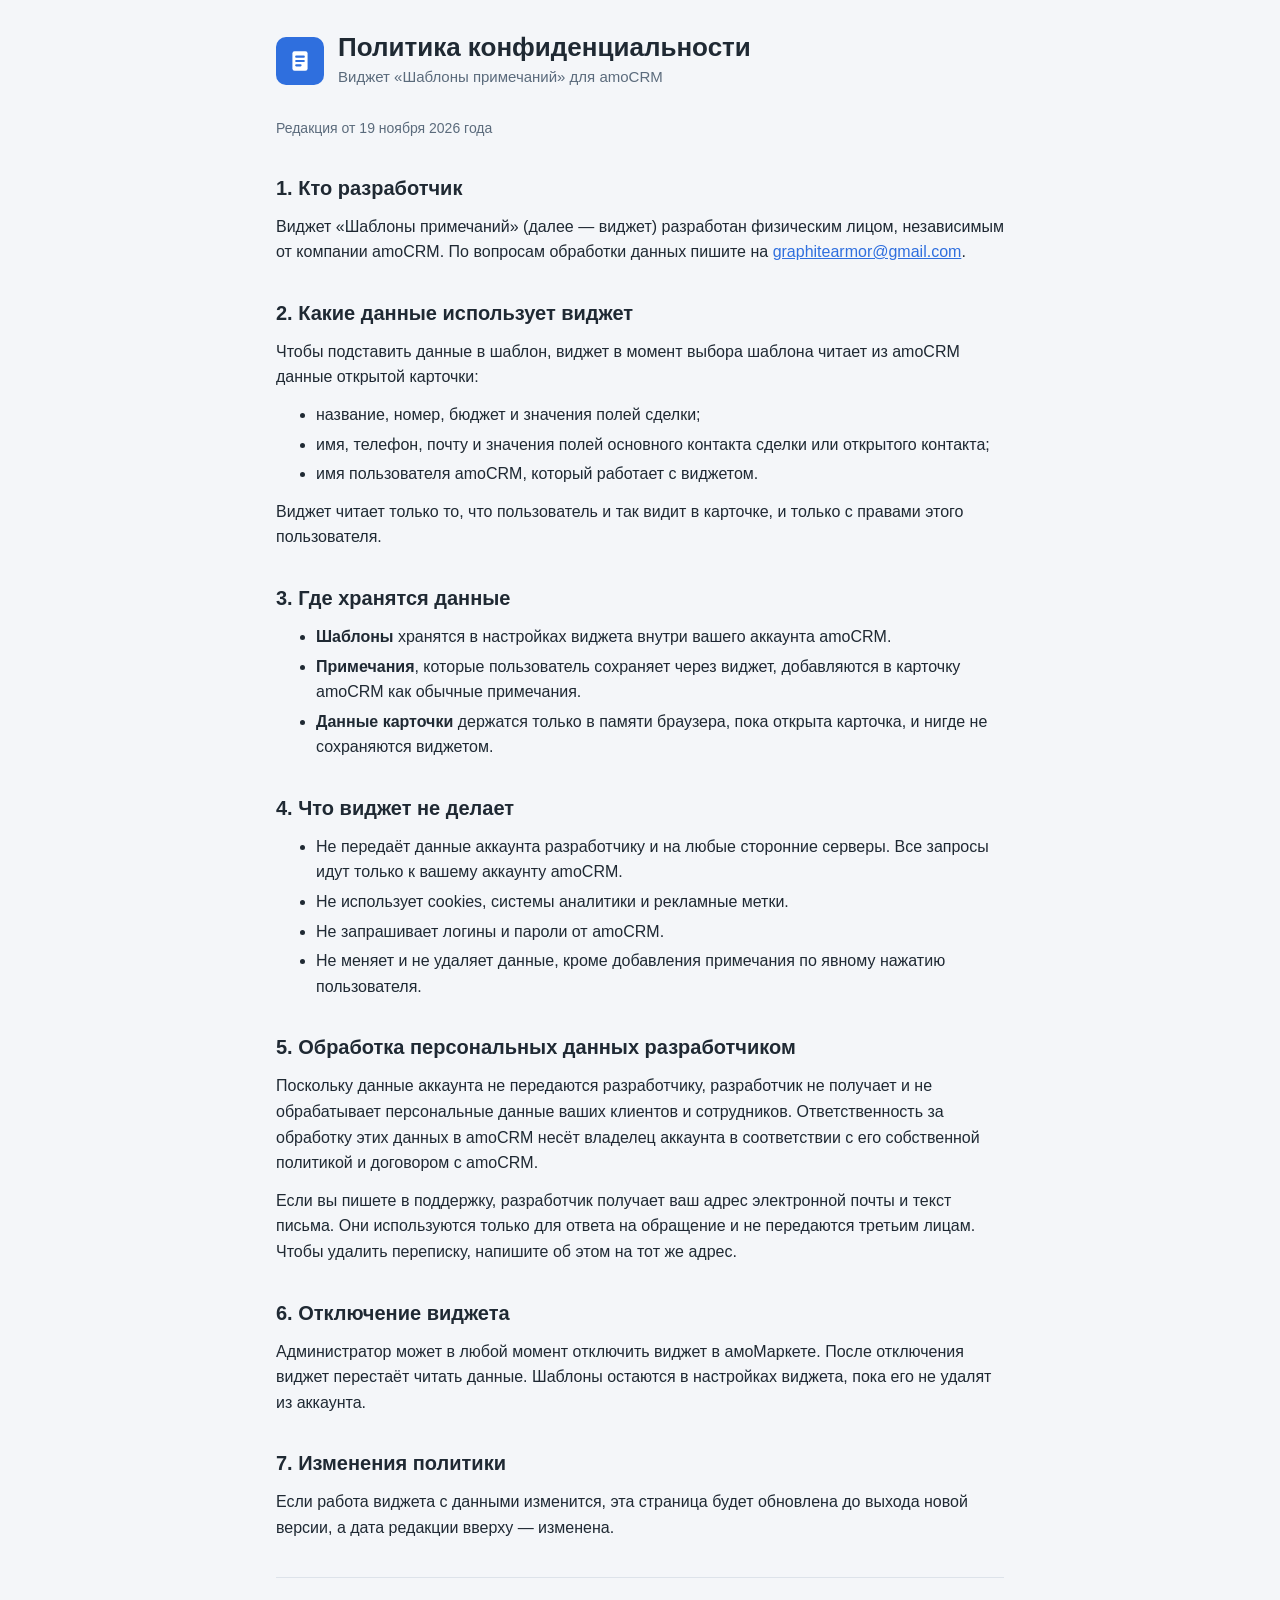
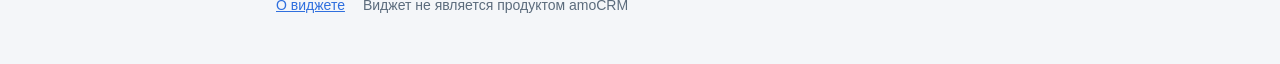
<file: privacy.html>
<!doctype html>
<html lang="ru">
<head>
<meta charset="utf-8">
<meta name="viewport" content="width=device-width, initial-scale=1">
<title>Политика конфиденциальности</title>
<meta name="description" content="Политика конфиденциальности виджета «Шаблоны примечаний» для amoCRM.">
<link rel="stylesheet" href="style.css">
</head>
<body>
<div class="wrap">
  <header>
    <div class="logo" aria-hidden="true">
      <svg viewBox="0 0 24 24" fill="none" stroke="#fff" stroke-width="2" stroke-linecap="round"><rect x="5" y="3" width="14" height="18" rx="2" fill="#fff" stroke="none"/><path d="M8.5 8h7M8.5 12h7M8.5 16h4" stroke="#2f6fde"/></svg>
    </div>
    <div>
      <h1>Политика конфиденциальности</h1>
      <p class="subtitle">Виджет «Шаблоны примечаний» для amoCRM</p>
    </div>
  </header>

  <p class="updated">Редакция от 19 ноября 2026 года</p>

  <h2>1. Кто разработчик</h2>
  <p>Виджет «Шаблоны примечаний» (далее — виджет) разработан физическим лицом, независимым от компании amoCRM. По вопросам обработки данных пишите на <a href="mailto:graphitearmor@gmail.com">graphitearmor@gmail.com</a>.</p>

  <h2>2. Какие данные использует виджет</h2>
  <p>Чтобы подставить данные в шаблон, виджет в момент выбора шаблона читает из amoCRM данные открытой карточки:</p>
  <ul>
    <li>название, номер, бюджет и значения полей сделки;</li>
    <li>имя, телефон, почту и значения полей основного контакта сделки или открытого контакта;</li>
    <li>имя пользователя amoCRM, который работает с виджетом.</li>
  </ul>
  <p>Виджет читает только то, что пользователь и так видит в карточке, и только с правами этого пользователя.</p>

  <h2>3. Где хранятся данные</h2>
  <ul>
    <li><b>Шаблоны</b> хранятся в настройках виджета внутри вашего аккаунта amoCRM.</li>
    <li><b>Примечания</b>, которые пользователь сохраняет через виджет, добавляются в карточку amoCRM как обычные примечания.</li>
    <li><b>Данные карточки</b> держатся только в памяти браузера, пока открыта карточка, и нигде не сохраняются виджетом.</li>
  </ul>

  <h2>4. Что виджет не делает</h2>
  <ul>
    <li>Не передаёт данные аккаунта разработчику и на любые сторонние серверы. Все запросы идут только к вашему аккаунту amoCRM.</li>
    <li>Не использует cookies, системы аналитики и рекламные метки.</li>
    <li>Не запрашивает логины и пароли от amoCRM.</li>
    <li>Не меняет и не удаляет данные, кроме добавления примечания по явному нажатию пользователя.</li>
  </ul>

  <h2>5. Обработка персональных данных разработчиком</h2>
  <p>Поскольку данные аккаунта не передаются разработчику, разработчик не получает и не обрабатывает персональные данные ваших клиентов и сотрудников. Ответственность за обработку этих данных в amoCRM несёт владелец аккаунта в соответствии с его собственной политикой и договором с amoCRM.</p>
  <p>Если вы пишете в поддержку, разработчик получает ваш адрес электронной почты и текст письма. Они используются только для ответа на обращение и не передаются третьим лицам. Чтобы удалить переписку, напишите об этом на тот же адрес.</p>

  <h2>6. Отключение виджета</h2>
  <p>Администратор может в любой момент отключить виджет в амоМаркете. После отключения виджет перестаёт читать данные. Шаблоны остаются в настройках виджета, пока его не удалят из аккаунта.</p>

  <h2>7. Изменения политики</h2>
  <p>Если работа виджета с данными изменится, эта страница будет обновлена до выхода новой версии, а дата редакции вверху — изменена.</p>

  <nav>
    <a href="index.html">О виджете</a>
    <span>Виджет не является продуктом amoCRM</span>
  </nav>
</div>
</body>
</html>
</file>
<file: style.css>
:root {
  --bg: #f4f6f9;
  --surface: #ffffff;
  --text: #1f2933;
  --muted: #5b6b7c;
  --line: #dde3ea;
  --accent: #2f6fde;
  --accent-soft: #e8f0fd;
  --code-bg: #eef2f6;
}

@media (prefers-color-scheme: dark) {
  :root {
    --bg: #12161c;
    --surface: #1a2029;
    --text: #e6ebf0;
    --muted: #9aa8b6;
    --line: #2c3540;
    --accent: #6ea0f5;
    --accent-soft: #1f2d44;
    --code-bg: #232b36;
  }
}

* {
  box-sizing: border-box;
}

body {
  margin: 0;
  background: var(--bg);
  color: var(--text);
  font: 16px/1.6 -apple-system, "Segoe UI", Roboto, Arial, sans-serif;
}

.wrap {
  max-width: 760px;
  margin: 0 auto;
  padding: 32px 16px 48px;
}

header {
  display: flex;
  align-items: center;
  gap: 14px;
  margin-bottom: 28px;
}

.logo {
  flex: none;
  width: 48px;
  height: 48px;
  border-radius: 10px;
  background: var(--accent);
  display: grid;
  place-items: center;
}

.logo svg {
  width: 26px;
  height: 26px;
}

h1 {
  margin: 0;
  font-size: 26px;
  line-height: 1.2;
}

.subtitle {
  margin: 2px 0 0;
  color: var(--muted);
  font-size: 15px;
}

h2 {
  margin: 32px 0 10px;
  font-size: 20px;
}

h3 {
  margin: 20px 0 6px;
  font-size: 16px;
}

p,
ul,
ol {
  margin: 0 0 12px;
}

li + li {
  margin-top: 4px;
}

a {
  color: var(--accent);
}

code {
  padding: 1px 5px;
  border-radius: 4px;
  background: var(--code-bg);
  font-size: 14px;
  white-space: nowrap;
}

.card {
  padding: 18px 20px;
  border: 1px solid var(--line);
  border-radius: 10px;
  background: var(--surface);
}

.notice {
  margin-bottom: 24px;
  border-color: var(--accent);
  background: var(--accent-soft);
}

.notice[hidden] {
  display: none;
}

.notice p:last-child {
  margin-bottom: 0;
}

.vars {
  width: 100%;
  border-collapse: collapse;
  font-size: 15px;
}

.vars td {
  padding: 6px 8px;
  border-top: 1px solid var(--line);
  vertical-align: top;
}

.vars td:first-child {
  width: 44%;
}

.table-scroll {
  overflow-x: auto;
}

nav {
  display: flex;
  flex-wrap: wrap;
  gap: 8px 18px;
  margin-top: 36px;
  padding-top: 16px;
  border-top: 1px solid var(--line);
  color: var(--muted);
  font-size: 14px;
}

.updated {
  color: var(--muted);
  font-size: 14px;
}
</file>
